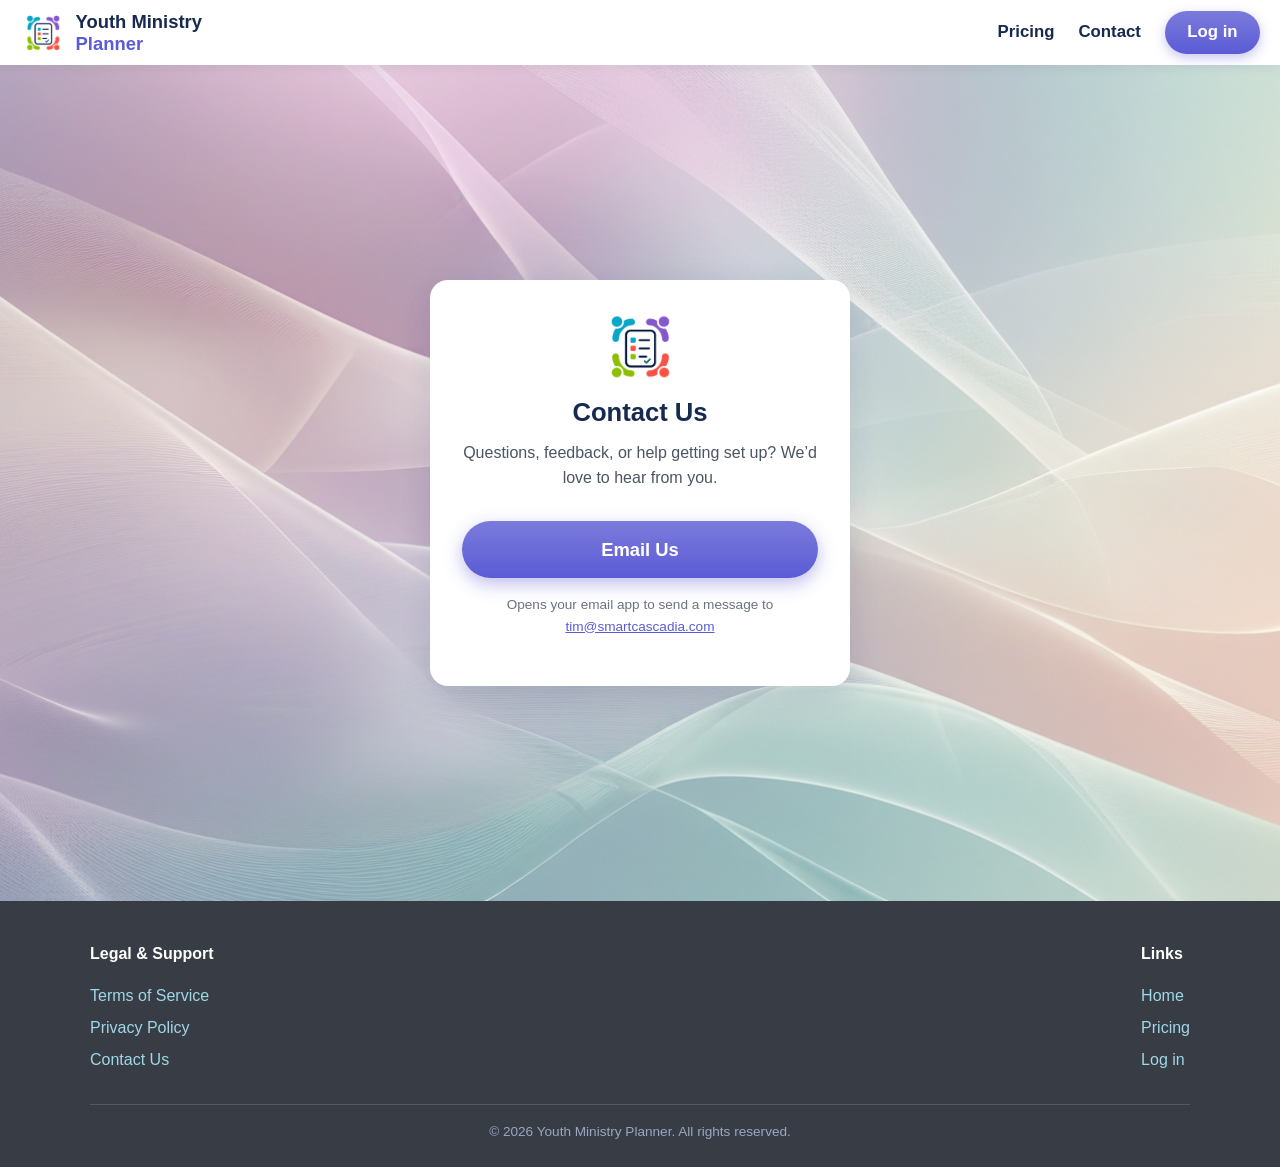
<file: contact.html>
<!DOCTYPE html>
<html lang="en">
<head>
<meta charset="UTF-8">
<meta name="viewport" content="width=device-width, initial-scale=1.0">
<link rel="icon" href="Images/logos/logo-icon.png">
<link rel="stylesheet" href="styles.css">
<title>Contact &mdash; Youth Ministry Planner</title>
</head>
<body>
<nav class="navbar">
  <a class="nav-brand" href="index.html">
    <img src="Images/logos/logo-icon.png" alt="Youth Ministry Planner logo">
    <div class="brand-text">Youth Ministry<br><span>Planner</span></div>
  </a>
  <button class="nav-toggle" aria-label="Open menu">&#9776;</button>
  <div class="nav-links">
    <a href="index.html#pricing">Pricing</a>
    <a href="contact.html">Contact</a>
    <a class="btn-login" href="https://www.youthministryplanner.com">Log in</a>
  </div>
</nav>
<main class="page-hero">
  <div class="card">
    <img src="Images/logos/logo-icon.png" alt="" style="height:64px;margin:0 auto 0.8rem">
    <h1>Contact Us</h1>
    <p class="sub">Questions, feedback, or help getting set up? We&rsquo;d love to hear from you.</p>
    <a class="btn-primary" href="mailto:tim@smartcascadia.com?subject=Youth%20Ministry%20Planner%20Inquiry">Email Us</a>
    <p class="small">Opens your email app to send a message to<br><a href="mailto:tim@smartcascadia.com">tim@smartcascadia.com</a></p>
  </div>
</main>
<footer class="footer">
  <div class="footer-inner">
    <div class="footer-links">
      <h4>Legal &amp; Support</h4>
      <a href="terms.html">Terms of Service</a>
      <a href="privacy.html">Privacy Policy</a>
      <a href="contact.html">Contact Us</a>
    </div>
    <div class="footer-links">
      <h4>Links</h4>
      <a href="index.html">Home</a>
      <a href="index.html#pricing">Pricing</a>
      <a href="https://www.youthministryplanner.com">Log in</a>
    </div>
  </div>
  <div class="footer-bottom">&copy; 2026 Youth Ministry Planner. All rights reserved.</div>
</footer>
<script src="script.js"></script>
</body>
</html>
</file>
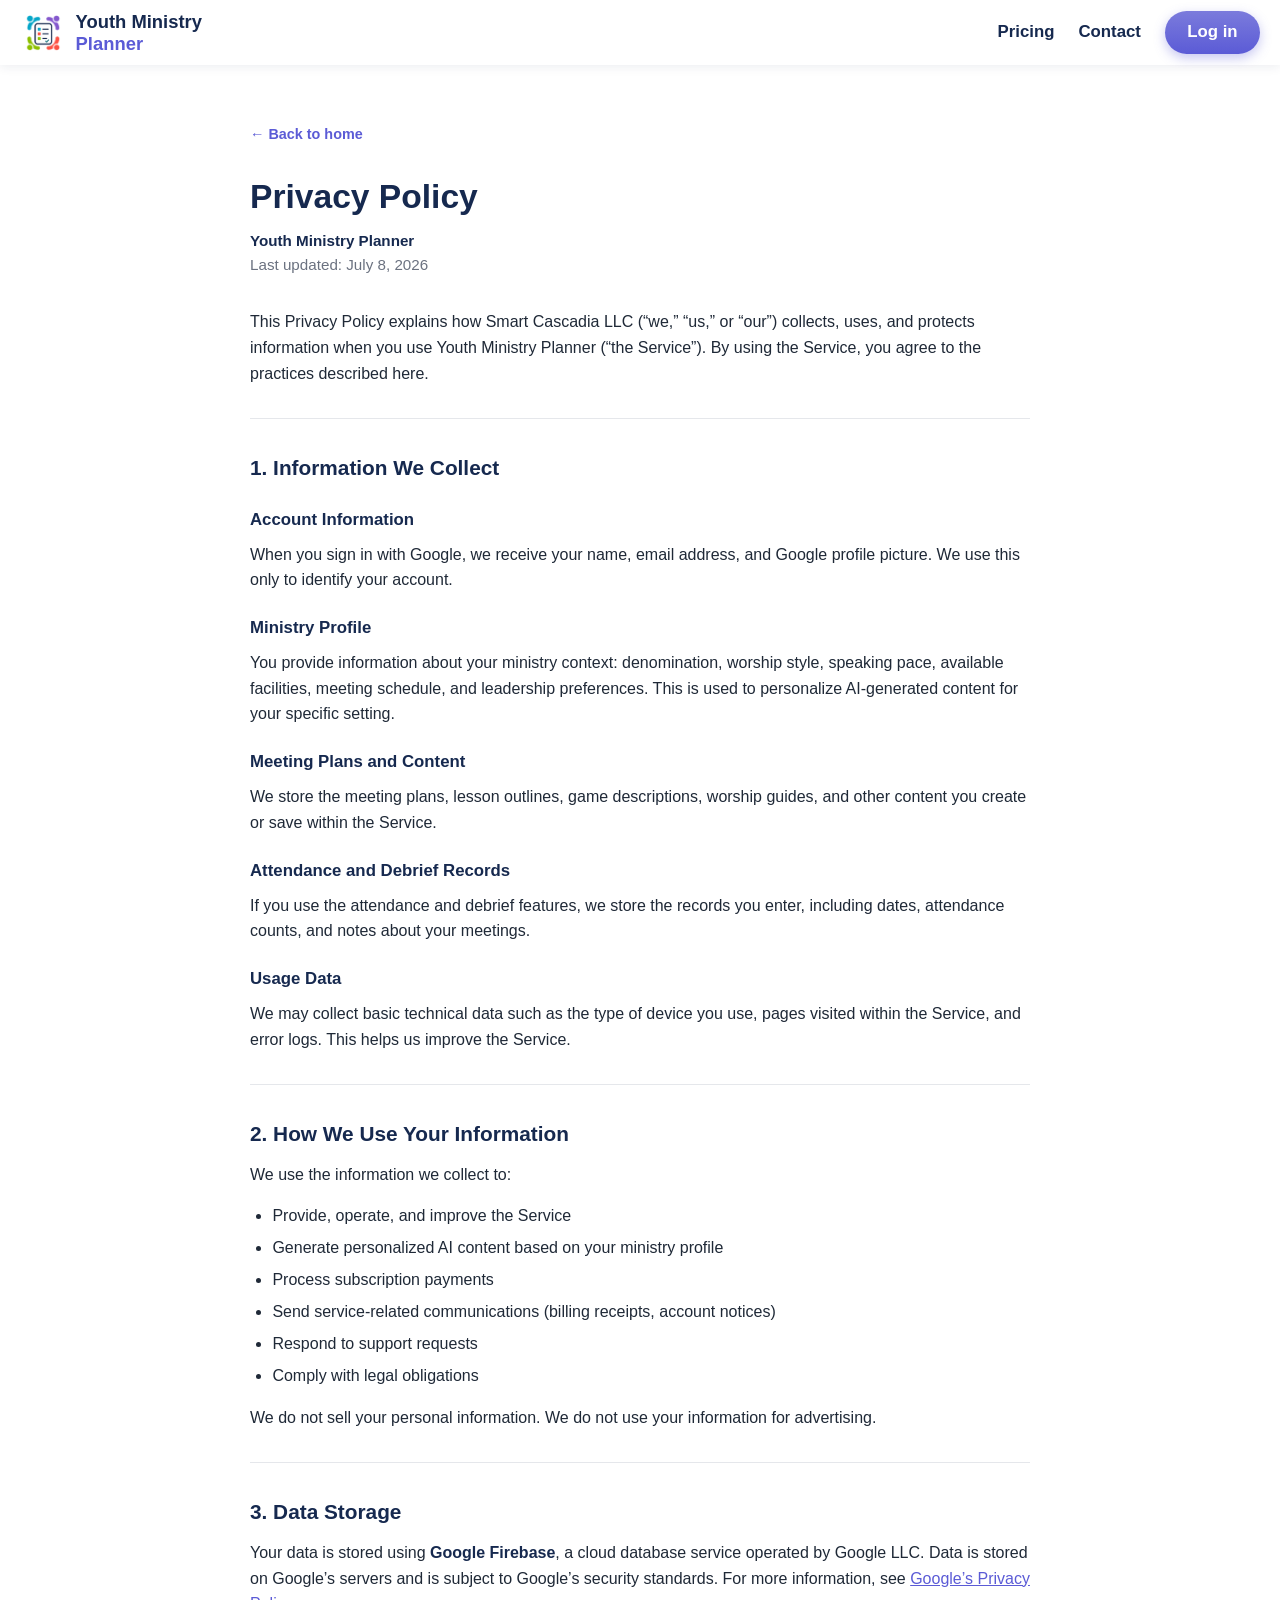
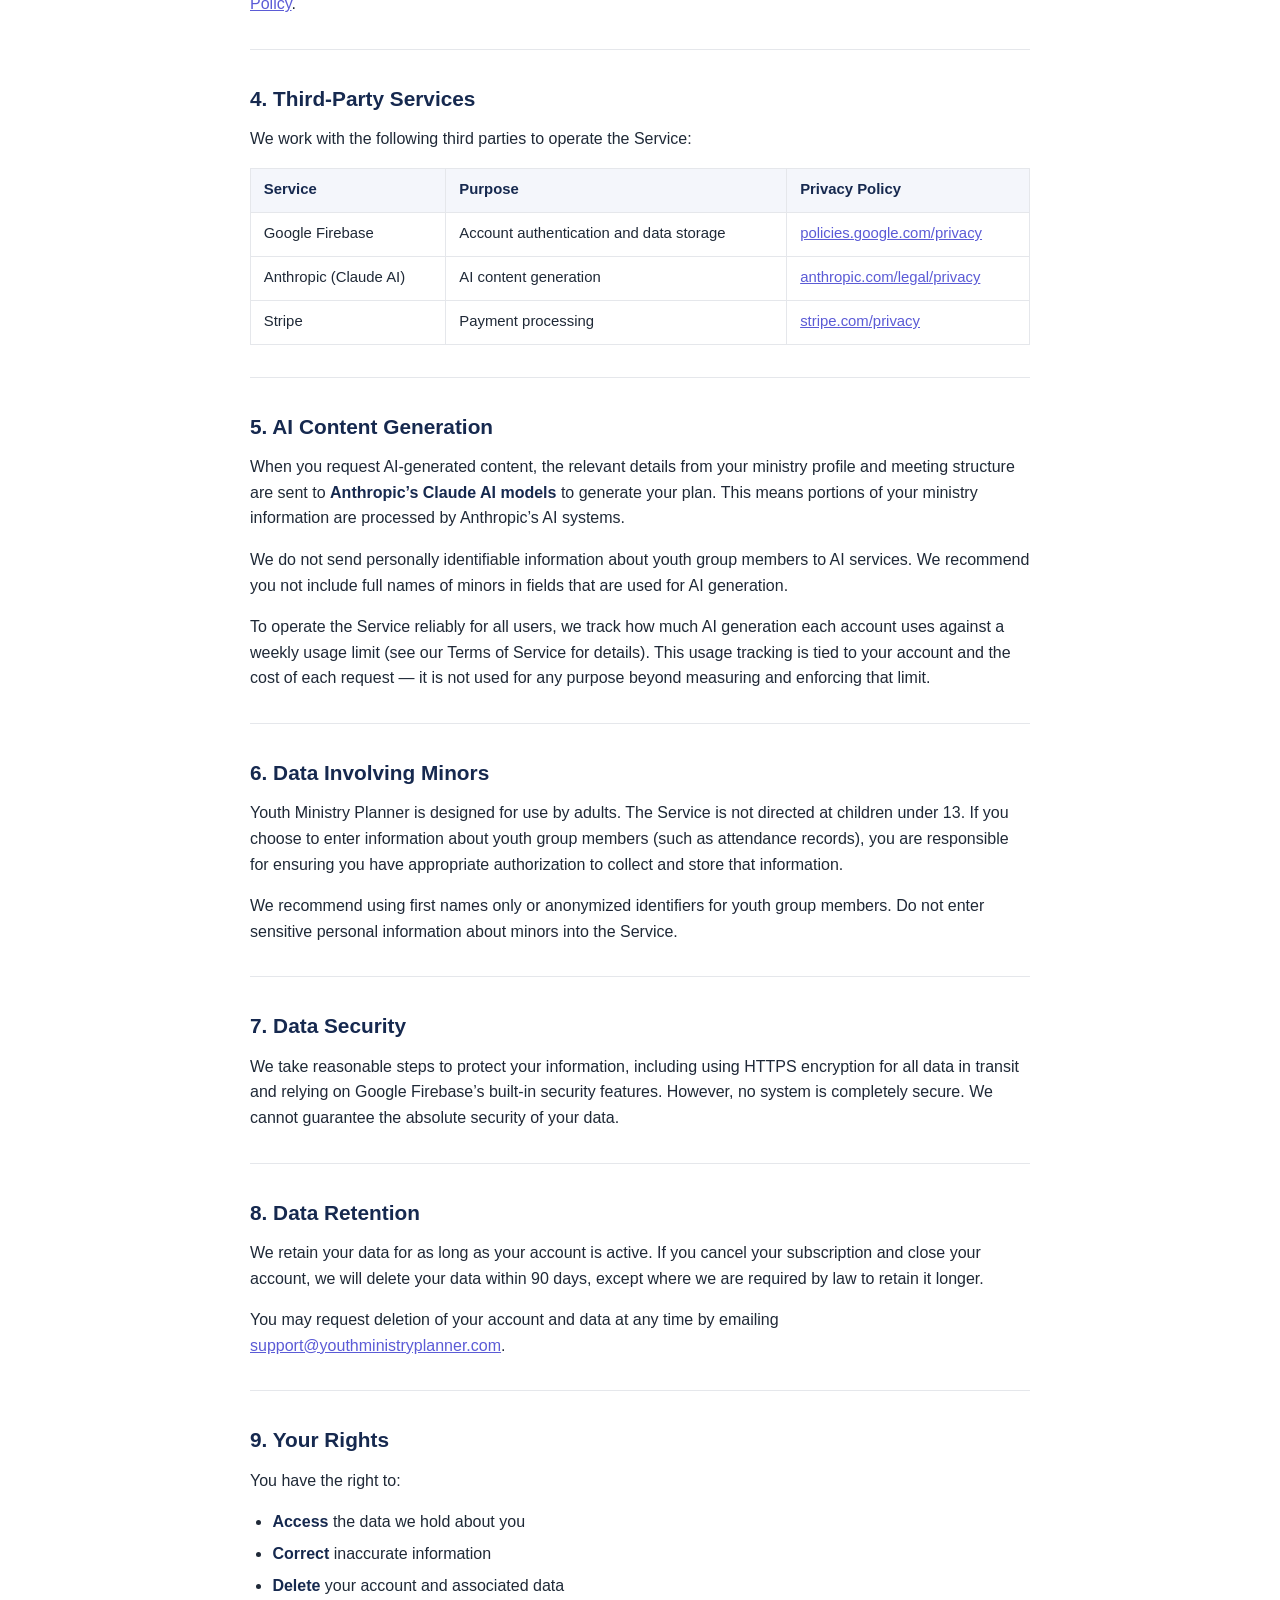
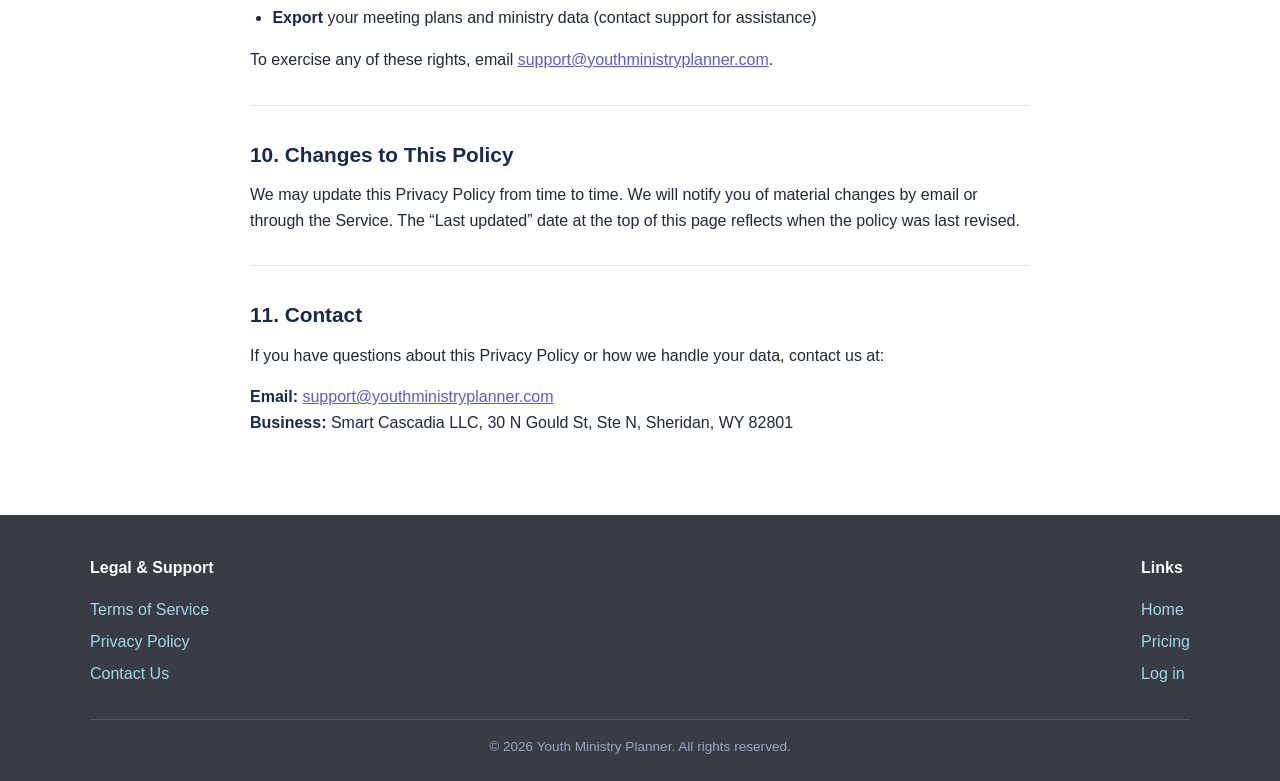
<file: privacy.html>
<!DOCTYPE html>
<html lang="en">
<head>
<meta charset="UTF-8">
<meta name="viewport" content="width=device-width, initial-scale=1.0">
<link rel="icon" href="Images/logos/logo-icon.png">
<link rel="stylesheet" href="styles.css">
<title>Privacy Policy &mdash; Youth Ministry Planner</title>
</head>
<body>
<nav class="navbar">
  <a class="nav-brand" href="index.html">
    <img src="Images/logos/logo-icon.png" alt="Youth Ministry Planner logo">
    <div class="brand-text">Youth Ministry<br><span>Planner</span></div>
  </a>
  <button class="nav-toggle" aria-label="Open menu">&#9776;</button>
  <div class="nav-links">
    <a href="index.html#pricing">Pricing</a>
    <a href="contact.html">Contact</a>
    <a class="btn-login" href="https://app.youthministryplanner.com">Log in</a>
  </div>
</nav>
<main class="legal-page">
  <div class="legal-content">
    <a class="back-link" href="index.html">&larr; Back to home</a>
    <h1>Privacy Policy</h1>
    <p class="legal-meta"><strong>Youth Ministry Planner</strong><br>Last updated: July 8, 2026</p>

    <p>This Privacy Policy explains how Smart Cascadia LLC (&ldquo;we,&rdquo; &ldquo;us,&rdquo; or &ldquo;our&rdquo;) collects, uses, and protects information when you use Youth Ministry Planner (&ldquo;the Service&rdquo;). By using the Service, you agree to the practices described here.</p>
    <hr>

    <h2>1. Information We Collect</h2>
    <h3>Account Information</h3>
    <p>When you sign in with Google, we receive your name, email address, and Google profile picture. We use this only to identify your account.</p>
    <h3>Ministry Profile</h3>
    <p>You provide information about your ministry context: denomination, worship style, speaking pace, available facilities, meeting schedule, and leadership preferences. This is used to personalize AI-generated content for your specific setting.</p>
    <h3>Meeting Plans and Content</h3>
    <p>We store the meeting plans, lesson outlines, game descriptions, worship guides, and other content you create or save within the Service.</p>
    <h3>Attendance and Debrief Records</h3>
    <p>If you use the attendance and debrief features, we store the records you enter, including dates, attendance counts, and notes about your meetings.</p>
    <h3>Usage Data</h3>
    <p>We may collect basic technical data such as the type of device you use, pages visited within the Service, and error logs. This helps us improve the Service.</p>
    <hr>

    <h2>2. How We Use Your Information</h2>
    <p>We use the information we collect to:</p>
    <ul>
      <li>Provide, operate, and improve the Service</li>
      <li>Generate personalized AI content based on your ministry profile</li>
      <li>Process subscription payments</li>
      <li>Send service-related communications (billing receipts, account notices)</li>
      <li>Respond to support requests</li>
      <li>Comply with legal obligations</li>
    </ul>
    <p>We do not sell your personal information. We do not use your information for advertising.</p>
    <hr>

    <h2>3. Data Storage</h2>
    <p>Your data is stored using <strong>Google Firebase</strong>, a cloud database service operated by Google LLC. Data is stored on Google&rsquo;s servers and is subject to Google&rsquo;s security standards. For more information, see <a href="https://policies.google.com/privacy" target="_blank" rel="noopener">Google&rsquo;s Privacy Policy</a>.</p>
    <hr>

    <h2>4. Third-Party Services</h2>
    <p>We work with the following third parties to operate the Service:</p>
    <table>
      <thead>
        <tr><th>Service</th><th>Purpose</th><th>Privacy Policy</th></tr>
      </thead>
      <tbody>
        <tr>
          <td>Google Firebase</td>
          <td>Account authentication and data storage</td>
          <td><a href="https://policies.google.com/privacy" target="_blank" rel="noopener">policies.google.com/privacy</a></td>
        </tr>
        <tr>
          <td>Anthropic (Claude AI)</td>
          <td>AI content generation</td>
          <td><a href="https://www.anthropic.com/legal/privacy" target="_blank" rel="noopener">anthropic.com/legal/privacy</a></td>
        </tr>
        <tr>
          <td>Stripe</td>
          <td>Payment processing</td>
          <td><a href="https://stripe.com/privacy" target="_blank" rel="noopener">stripe.com/privacy</a></td>
        </tr>
      </tbody>
    </table>
    <hr>

    <h2>5. AI Content Generation</h2>
    <p>When you request AI-generated content, the relevant details from your ministry profile and meeting structure are sent to <strong>Anthropic&rsquo;s Claude AI models</strong> to generate your plan. This means portions of your ministry information are processed by Anthropic&rsquo;s AI systems.</p>
    <p>We do not send personally identifiable information about youth group members to AI services. We recommend you not include full names of minors in fields that are used for AI generation.</p>
    <p>To operate the Service reliably for all users, we track how much AI generation each account uses against a weekly usage limit (see our Terms of Service for details). This usage tracking is tied to your account and the cost of each request &mdash; it is not used for any purpose beyond measuring and enforcing that limit.</p>
    <hr>

    <h2>6. Data Involving Minors</h2>
    <p>Youth Ministry Planner is designed for use by adults. The Service is not directed at children under 13. If you choose to enter information about youth group members (such as attendance records), you are responsible for ensuring you have appropriate authorization to collect and store that information.</p>
    <p>We recommend using first names only or anonymized identifiers for youth group members. Do not enter sensitive personal information about minors into the Service.</p>
    <hr>

    <h2>7. Data Security</h2>
    <p>We take reasonable steps to protect your information, including using HTTPS encryption for all data in transit and relying on Google Firebase&rsquo;s built-in security features. However, no system is completely secure. We cannot guarantee the absolute security of your data.</p>
    <hr>

    <h2>8. Data Retention</h2>
    <p>We retain your data for as long as your account is active. If you cancel your subscription and close your account, we will delete your data within 90 days, except where we are required by law to retain it longer.</p>
    <p>You may request deletion of your account and data at any time by emailing <a href="mailto:support@youthministryplanner.com">support@youthministryplanner.com</a>.</p>
    <hr>

    <h2>9. Your Rights</h2>
    <p>You have the right to:</p>
    <ul>
      <li><strong>Access</strong> the data we hold about you</li>
      <li><strong>Correct</strong> inaccurate information</li>
      <li><strong>Delete</strong> your account and associated data</li>
      <li><strong>Export</strong> your meeting plans and ministry data (contact support for assistance)</li>
    </ul>
    <p>To exercise any of these rights, email <a href="mailto:support@youthministryplanner.com">support@youthministryplanner.com</a>.</p>
    <hr>

    <h2>10. Changes to This Policy</h2>
    <p>We may update this Privacy Policy from time to time. We will notify you of material changes by email or through the Service. The &ldquo;Last updated&rdquo; date at the top of this page reflects when the policy was last revised.</p>
    <hr>

    <h2>11. Contact</h2>
    <p>If you have questions about this Privacy Policy or how we handle your data, contact us at:</p>
    <p>
      <strong>Email:</strong> <a href="mailto:support@youthministryplanner.com">support@youthministryplanner.com</a><br>
      <strong>Business:</strong> Smart Cascadia LLC, 30 N Gould St, Ste N, Sheridan, WY 82801
    </p>
  </div>
</main>
<footer class="footer">
  <div class="footer-inner">
    <div class="footer-links">
      <h4>Legal &amp; Support</h4>
      <a href="terms.html">Terms of Service</a>
      <a href="privacy.html">Privacy Policy</a>
      <a href="contact.html">Contact Us</a>
    </div>
    <div class="footer-links">
      <h4>Links</h4>
      <a href="index.html">Home</a>
      <a href="index.html#pricing">Pricing</a>
      <a href="https://app.youthministryplanner.com">Log in</a>
    </div>
  </div>
  <div class="footer-bottom">&copy; 2026 Youth Ministry Planner. All rights reserved.</div>
</footer>
<script src="script.js"></script>
</body>
</html>
</file>
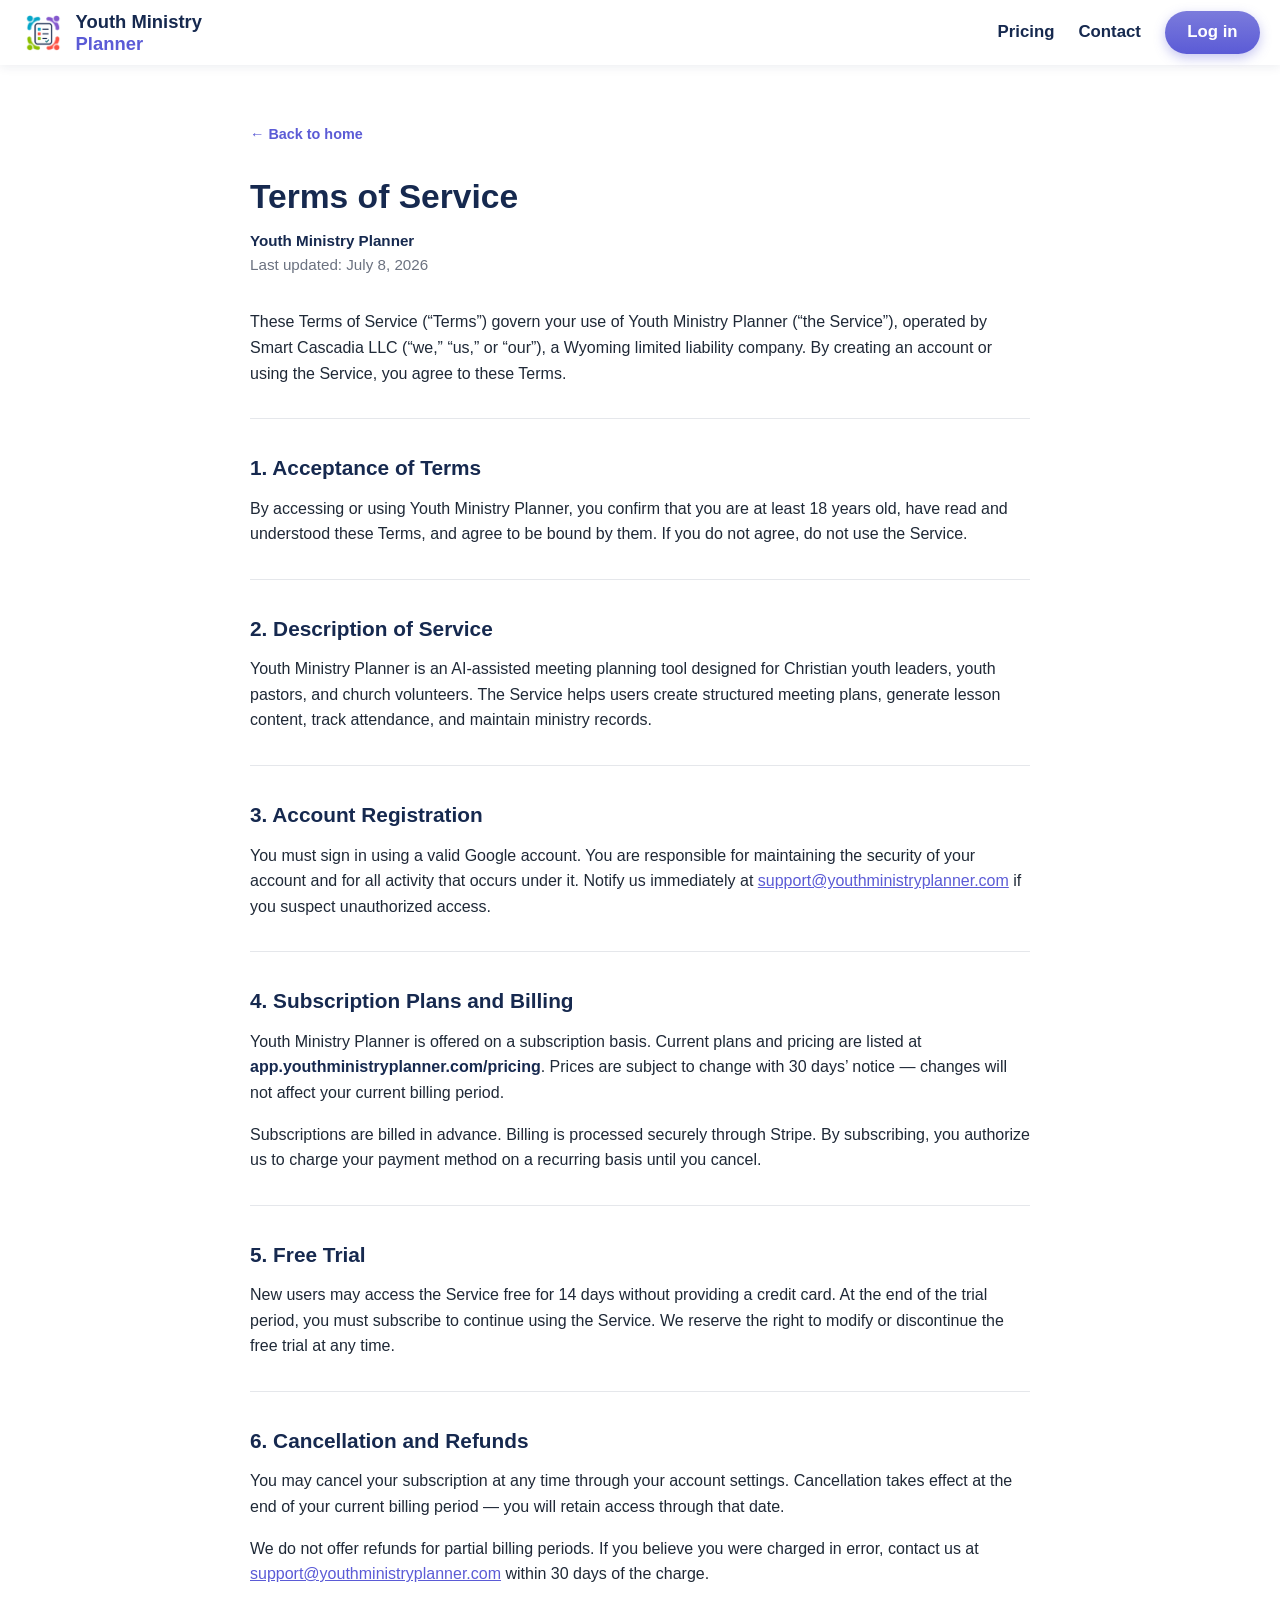
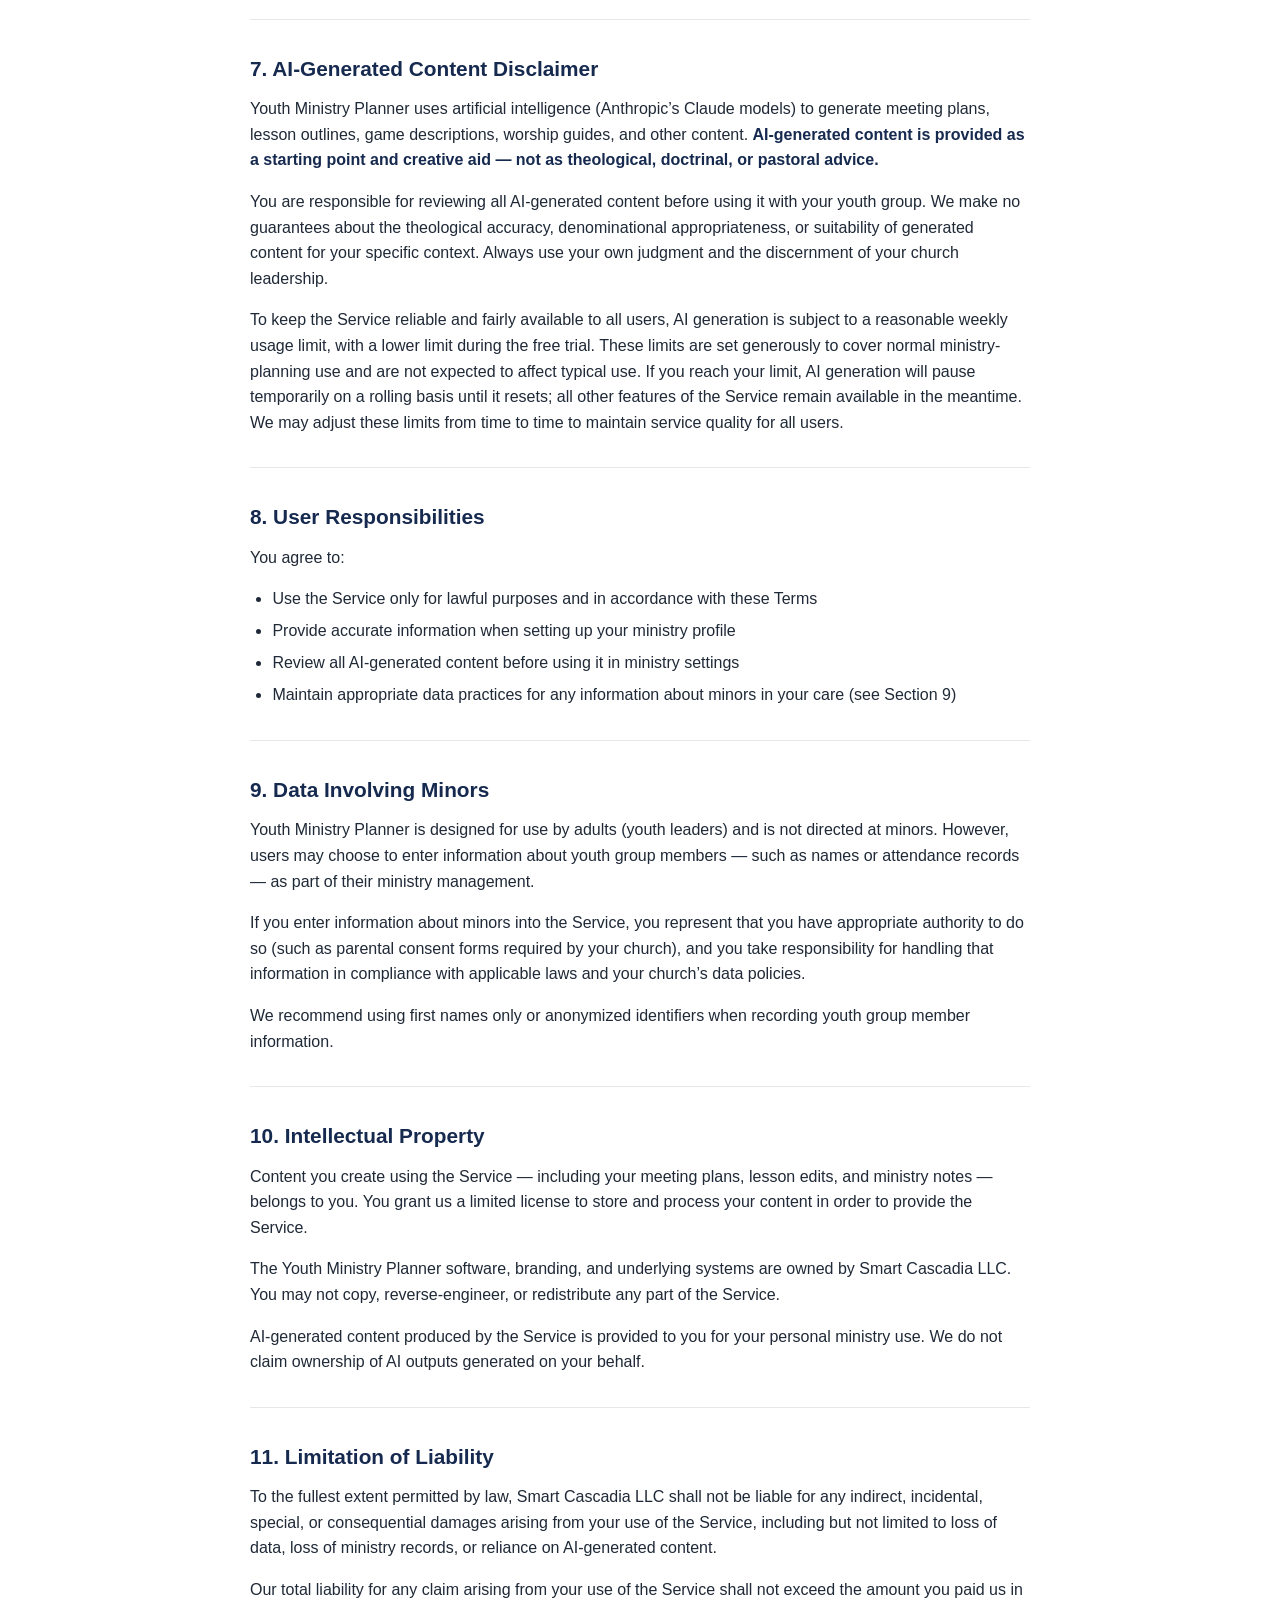
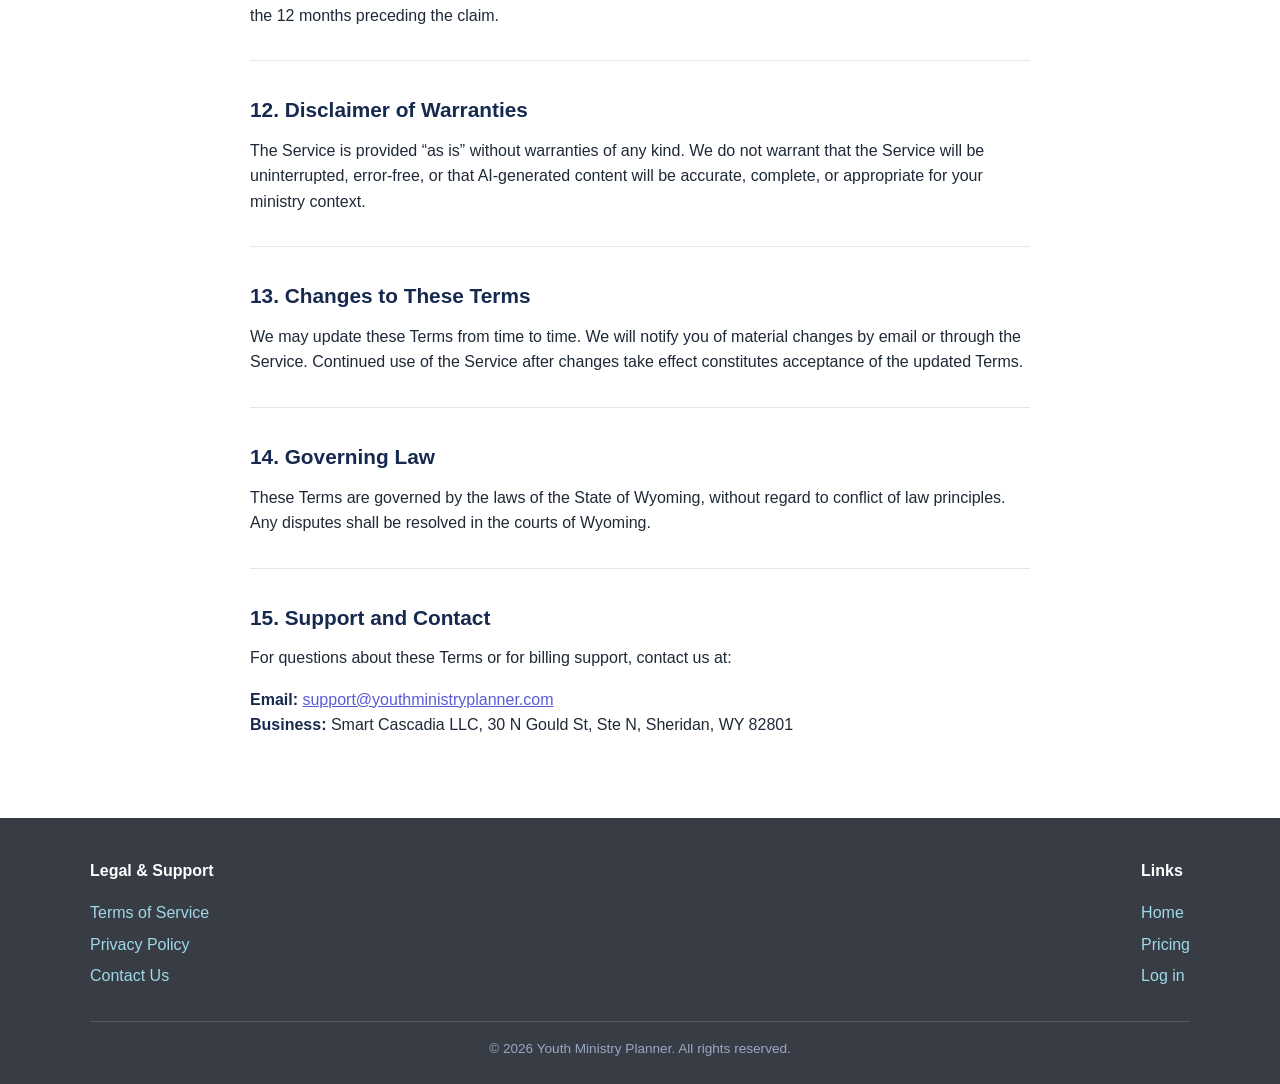
<file: terms.html>
<!DOCTYPE html>
<html lang="en">
<head>
<meta charset="UTF-8">
<meta name="viewport" content="width=device-width, initial-scale=1.0">
<link rel="icon" href="Images/logos/logo-icon.png">
<link rel="stylesheet" href="styles.css">
<title>Terms of Service &mdash; Youth Ministry Planner</title>
</head>
<body>
<nav class="navbar">
  <a class="nav-brand" href="index.html">
    <img src="Images/logos/logo-icon.png" alt="Youth Ministry Planner logo">
    <div class="brand-text">Youth Ministry<br><span>Planner</span></div>
  </a>
  <button class="nav-toggle" aria-label="Open menu">&#9776;</button>
  <div class="nav-links">
    <a href="index.html#pricing">Pricing</a>
    <a href="contact.html">Contact</a>
    <a class="btn-login" href="https://app.youthministryplanner.com">Log in</a>
  </div>
</nav>
<main class="legal-page">
  <div class="legal-content">
    <a class="back-link" href="index.html">&larr; Back to home</a>
    <h1>Terms of Service</h1>
    <p class="legal-meta"><strong>Youth Ministry Planner</strong><br>Last updated: July 8, 2026</p>

    <p>These Terms of Service (&ldquo;Terms&rdquo;) govern your use of Youth Ministry Planner (&ldquo;the Service&rdquo;), operated by Smart Cascadia LLC (&ldquo;we,&rdquo; &ldquo;us,&rdquo; or &ldquo;our&rdquo;), a Wyoming limited liability company. By creating an account or using the Service, you agree to these Terms.</p>
    <hr>

    <h2>1. Acceptance of Terms</h2>
    <p>By accessing or using Youth Ministry Planner, you confirm that you are at least 18 years old, have read and understood these Terms, and agree to be bound by them. If you do not agree, do not use the Service.</p>
    <hr>

    <h2>2. Description of Service</h2>
    <p>Youth Ministry Planner is an AI-assisted meeting planning tool designed for Christian youth leaders, youth pastors, and church volunteers. The Service helps users create structured meeting plans, generate lesson content, track attendance, and maintain ministry records.</p>
    <hr>

    <h2>3. Account Registration</h2>
    <p>You must sign in using a valid Google account. You are responsible for maintaining the security of your account and for all activity that occurs under it. Notify us immediately at <a href="mailto:support@youthministryplanner.com">support@youthministryplanner.com</a> if you suspect unauthorized access.</p>
    <hr>

    <h2>4. Subscription Plans and Billing</h2>
    <p>Youth Ministry Planner is offered on a subscription basis. Current plans and pricing are listed at <strong>app.youthministryplanner.com/pricing</strong>. Prices are subject to change with 30 days&rsquo; notice &mdash; changes will not affect your current billing period.</p>
    <p>Subscriptions are billed in advance. Billing is processed securely through Stripe. By subscribing, you authorize us to charge your payment method on a recurring basis until you cancel.</p>
    <hr>

    <h2>5. Free Trial</h2>
    <p>New users may access the Service free for 14 days without providing a credit card. At the end of the trial period, you must subscribe to continue using the Service. We reserve the right to modify or discontinue the free trial at any time.</p>
    <hr>

    <h2>6. Cancellation and Refunds</h2>
    <p>You may cancel your subscription at any time through your account settings. Cancellation takes effect at the end of your current billing period &mdash; you will retain access through that date.</p>
    <p>We do not offer refunds for partial billing periods. If you believe you were charged in error, contact us at <a href="mailto:support@youthministryplanner.com">support@youthministryplanner.com</a> within 30 days of the charge.</p>
    <hr>

    <h2>7. AI-Generated Content Disclaimer</h2>
    <p>Youth Ministry Planner uses artificial intelligence (Anthropic&rsquo;s Claude models) to generate meeting plans, lesson outlines, game descriptions, worship guides, and other content. <strong>AI-generated content is provided as a starting point and creative aid &mdash; not as theological, doctrinal, or pastoral advice.</strong></p>
    <p>You are responsible for reviewing all AI-generated content before using it with your youth group. We make no guarantees about the theological accuracy, denominational appropriateness, or suitability of generated content for your specific context. Always use your own judgment and the discernment of your church leadership.</p>
    <p>To keep the Service reliable and fairly available to all users, AI generation is subject to a reasonable weekly usage limit, with a lower limit during the free trial. These limits are set generously to cover normal ministry-planning use and are not expected to affect typical use. If you reach your limit, AI generation will pause temporarily on a rolling basis until it resets; all other features of the Service remain available in the meantime. We may adjust these limits from time to time to maintain service quality for all users.</p>
    <hr>

    <h2>8. User Responsibilities</h2>
    <p>You agree to:</p>
    <ul>
      <li>Use the Service only for lawful purposes and in accordance with these Terms</li>
      <li>Provide accurate information when setting up your ministry profile</li>
      <li>Review all AI-generated content before using it in ministry settings</li>
      <li>Maintain appropriate data practices for any information about minors in your care (see Section 9)</li>
    </ul>
    <hr>

    <h2>9. Data Involving Minors</h2>
    <p>Youth Ministry Planner is designed for use by adults (youth leaders) and is not directed at minors. However, users may choose to enter information about youth group members &mdash; such as names or attendance records &mdash; as part of their ministry management.</p>
    <p>If you enter information about minors into the Service, you represent that you have appropriate authority to do so (such as parental consent forms required by your church), and you take responsibility for handling that information in compliance with applicable laws and your church&rsquo;s data policies.</p>
    <p>We recommend using first names only or anonymized identifiers when recording youth group member information.</p>
    <hr>

    <h2>10. Intellectual Property</h2>
    <p>Content you create using the Service &mdash; including your meeting plans, lesson edits, and ministry notes &mdash; belongs to you. You grant us a limited license to store and process your content in order to provide the Service.</p>
    <p>The Youth Ministry Planner software, branding, and underlying systems are owned by Smart Cascadia LLC. You may not copy, reverse-engineer, or redistribute any part of the Service.</p>
    <p>AI-generated content produced by the Service is provided to you for your personal ministry use. We do not claim ownership of AI outputs generated on your behalf.</p>
    <hr>

    <h2>11. Limitation of Liability</h2>
    <p>To the fullest extent permitted by law, Smart Cascadia LLC shall not be liable for any indirect, incidental, special, or consequential damages arising from your use of the Service, including but not limited to loss of data, loss of ministry records, or reliance on AI-generated content.</p>
    <p>Our total liability for any claim arising from your use of the Service shall not exceed the amount you paid us in the 12 months preceding the claim.</p>
    <hr>

    <h2>12. Disclaimer of Warranties</h2>
    <p>The Service is provided &ldquo;as is&rdquo; without warranties of any kind. We do not warrant that the Service will be uninterrupted, error-free, or that AI-generated content will be accurate, complete, or appropriate for your ministry context.</p>
    <hr>

    <h2>13. Changes to These Terms</h2>
    <p>We may update these Terms from time to time. We will notify you of material changes by email or through the Service. Continued use of the Service after changes take effect constitutes acceptance of the updated Terms.</p>
    <hr>

    <h2>14. Governing Law</h2>
    <p>These Terms are governed by the laws of the State of Wyoming, without regard to conflict of law principles. Any disputes shall be resolved in the courts of Wyoming.</p>
    <hr>

    <h2>15. Support and Contact</h2>
    <p>For questions about these Terms or for billing support, contact us at:</p>
    <p>
      <strong>Email:</strong> <a href="mailto:support@youthministryplanner.com">support@youthministryplanner.com</a><br>
      <strong>Business:</strong> Smart Cascadia LLC, 30 N Gould St, Ste N, Sheridan, WY 82801
    </p>
  </div>
</main>
<footer class="footer">
  <div class="footer-inner">
    <div class="footer-links">
      <h4>Legal &amp; Support</h4>
      <a href="terms.html">Terms of Service</a>
      <a href="privacy.html">Privacy Policy</a>
      <a href="contact.html">Contact Us</a>
    </div>
    <div class="footer-links">
      <h4>Links</h4>
      <a href="index.html">Home</a>
      <a href="index.html#pricing">Pricing</a>
      <a href="https://app.youthministryplanner.com">Log in</a>
    </div>
  </div>
  <div class="footer-bottom">&copy; 2026 Youth Ministry Planner. All rights reserved.</div>
</footer>
<script src="script.js"></script>
</body>
</html>
</file>
<file: styles.css>
/* ============================================================
   Youth Ministry Planner — theme tokens
   These variables mirror theme.csv (group,token,value).
   Edit theme.csv as the reference, then update values here.
   ============================================================ */
:root {
  /* brand */
  --brand-navy: #16294f;
  --brand-blue: #5b5bd6;
  --brand-cyan: #2fb8d6;
  --brand-purple: #8a4fc9;
  --brand-green: #8dc63f;
  --brand-red: #f2594b;
  /* menu */
  --menu-bg: #ffffff;
  --menu-text: #16294f;
  --menu-hover: #5b5bd6;
  --menu-login-bg: #7b7bdc;
  --menu-login-bg2: #5b5bd6;
  --menu-login-text: #ffffff;
  --menu-logo-badge-bg: rgba(255, 255, 255, 0.85);
  --menu-logo-badge-shadow: 0 2px 10px rgba(22, 41, 79, 0.18);
  /* hero */
  --hero-grad-1: #ecdcef;
  --hero-grad-2: #dde6f4;
  --hero-grad-3: #d9efe6;
  --hero-grad-4: #f6ecdd;
  --hero-heading: #111827;
  --hero-accent: #5b5bd6;
  /* buttons */
  --btn-primary-bg: #7b7bdc;
  --btn-primary-bg2: #5b5bd6;
  --btn-primary-text: #ffffff;
  --btn-radius: 999px;
  /* carousel */
  --carousel-bg: #f4f6fb;
  --carousel-dot: #c3c9dd;
  --carousel-dot-active: #5b5bd6;
  /* footer */
  --footer-bg: #383c44;
  --footer-text: #dfe5f2;
  --footer-link: #9fd8e8;
  /* page */
  --page-bg: #ffffff;
  --page-text: #1f2937;
  --card-bg: #ffffff;
  --card-shadow: 0 10px 30px rgba(22, 41, 79, 0.12);
  /* showcase (gif cards section) */
  --showcase-grad-1: #111827;
  --showcase-grad-2: #172554;
  --showcase-grad-3: #3730a3;
  --showcase-gradient: linear-gradient(135deg, var(--showcase-grad-1), var(--showcase-grad-2) 58%, var(--showcase-grad-3));
  /* layout */
  --nav-height: 64px; /* real rendered navbar height: 0.6rem padding (19.2px) + 44px logo; matches the literal 64px used in .page-hero's min-height calc below */
  /* pricing */
  --pricing-bg: #172554;
  --price-card-border: #8dc63f;
  --price-heading-accent: #5b5bd6;
  --price-figure-accent: #6b7fcf;
}

* { box-sizing: border-box; }
html { scroll-behavior: smooth; }
body {
  margin: 0;
  font-family: "Segoe UI", -apple-system, BlinkMacSystemFont, Roboto, Arial, sans-serif;
  color: var(--page-text);
  background: var(--page-bg);
  line-height: 1.6;
}
img { max-width: 100%; display: block; }
a { color: var(--brand-blue); }

/* ---------- Menu bar ---------- */
.navbar {
  position: sticky;
  top: 0;
  z-index: 100;
  display: flex;
  align-items: center;
  justify-content: space-between;
  gap: 1rem;
  padding: 0.6rem 1.25rem;
  background: var(--menu-bg);
  box-shadow: 0 2px 10px rgba(22, 41, 79, 0.08);
  transition: background-color 0.3s ease, box-shadow 0.3s ease;
}

/* On the landing page, the navbar floats transparently over the hero
   image until the user scrolls, then fades to solid white. */
body.home .navbar {
  position: fixed;
  top: 0;
  left: 0;
  right: 0;
  width: 100%;
  background: transparent;
  box-shadow: none;
}
body.home .navbar.scrolled {
  background: var(--menu-bg);
  box-shadow: 0 2px 10px rgba(22, 41, 79, 0.08);
}
body.home .navbar .nav-links a,
body.home .navbar .brand-text,
body.home .navbar .nav-toggle { text-shadow: 0 1px 3px rgba(255, 255, 255, 0.6); }
body.home .navbar.scrolled .nav-links a,
body.home .navbar.scrolled .brand-text,
body.home .navbar.scrolled .nav-toggle { text-shadow: none; }
.nav-brand {
  display: flex;
  align-items: center;
  gap: 0.6rem;
  text-decoration: none;
}
.nav-brand img {
  height: 46px;
  width: 46px;
  padding: 5px;
  background: var(--menu-logo-badge-bg);
  border-radius: 10px;
  transition: box-shadow 0.3s ease;
}
/* The badge only needs its shadow to lift it off the photo/gradient hero
   behind the floating, transparent navbar. Once the navbar goes solid white
   (scrolled, or on any non-home page), the badge is white-on-white, so the
   shadow is dropped to avoid an orphaned shadow with no visible box. */
body.home .navbar:not(.scrolled) .nav-brand img {
  box-shadow: var(--menu-logo-badge-shadow);
}
.nav-brand .brand-text {
  font-weight: 800;
  font-size: 1.15rem;
  line-height: 1.15;
  color: var(--menu-text);
}
.nav-brand .brand-text span { color: var(--brand-blue); }
.nav-links {
  display: flex;
  align-items: center;
  gap: 1.5rem;
}
.nav-links a {
  text-decoration: none;
  color: var(--menu-text);
  font-weight: 700;
  font-size: 1.05rem;
}
.nav-links a:hover { color: var(--menu-hover); }
.nav-links a.btn-login {
  background: linear-gradient(180deg, var(--menu-login-bg), var(--menu-login-bg2));
  color: var(--menu-login-text);
  padding: 0.5rem 1.4rem;
  border-radius: var(--btn-radius);
  box-shadow: 0 4px 12px rgba(91, 91, 214, 0.35);
}
.nav-links a.btn-login:hover { filter: brightness(1.08); color: var(--menu-login-text); }
.nav-toggle {
  display: none;
  background: none;
  border: none;
  font-size: 1.7rem;
  color: var(--menu-text);
  cursor: pointer;
  padding: 0.2rem 0.5rem;
}

/* ---------- Hero ---------- */
.hero {
  position: relative;
  min-height: 100vh;
  display: flex;
  flex-direction: column;
  align-items: center;
  justify-content: center;
  overflow: hidden;
  background:
    url("Images/photos/Backgrounds/Hero%20Background.jpg") center / cover no-repeat,
    linear-gradient(115deg, var(--hero-grad-1), var(--hero-grad-2) 35%, var(--hero-grad-3) 70%, var(--hero-grad-4));
  background-attachment: fixed, fixed;
}
.hero-inner {
  display: flex;
  align-items: center;
  justify-content: space-between;
  gap: 2rem;
  width: 100%;
  max-width: 1100px;
  margin: 0 auto;
  padding: 5rem 1.5rem 3rem;
}
.hero-copy { max-width: 480px; }
.hero-copy h1 {
  font-size: clamp(2.4rem, 6vw, 3.6rem);
  line-height: 1.1;
  margin: 0 0 1rem;
  color: var(--hero-heading);
  font-weight: 800;
}
.hero-copy h1 span { color: var(--hero-accent); }
.hero-copy p {
  font-size: 1.25rem;
  font-weight: 700;
  color: var(--hero-heading);
  margin: 0 0 1.8rem;
}
.btn-primary {
  display: inline-block;
  background: linear-gradient(180deg, var(--btn-primary-bg), var(--btn-primary-bg2));
  color: var(--btn-primary-text);
  text-decoration: none;
  font-weight: 700;
  font-size: 1.15rem;
  padding: 0.85rem 3.2rem;
  border: none;
  border-radius: var(--btn-radius);
  box-shadow: 0 6px 18px rgba(91, 91, 214, 0.4);
  cursor: pointer;
}
.btn-primary:hover { filter: brightness(1.08); }
.hero-art { flex: 1; display: flex; justify-content: center; }
.hero-art img { max-height: 480px; width: auto; }

/* ---------- Sections ---------- */
.section { padding: 4rem 1.5rem; }
.section-inner { max-width: 1100px; margin: 0 auto; }
.section h2 {
  text-align: center;
  font-size: 2rem;
  color: var(--brand-navy);
  margin: 0 0 0.5rem;
}
.section .section-sub {
  text-align: center;
  margin: 0 auto 2.5rem;
  max-width: 600px;
  color: #4b5563;
}

/* ---------- Showcase (animated GIF cards) ---------- */
.showcase-section {
  background: var(--showcase-gradient);
  color: #fff;
  padding-top: 5rem;
  padding-bottom: 5rem;
}
.showcase-section h2 { color: #fff; }
.showcase-section .section-sub { color: rgba(255, 255, 255, 0.75); }
.showcase-cards {
  display: flex;
  flex-direction: column;
  gap: 2rem;
}
.showcase-card {
  display: flex;
  align-items: center;
  gap: 2.5rem;
  background: rgba(255, 255, 255, 0.06);
  border: 1px solid rgba(255, 255, 255, 0.1);
  border-radius: 20px;
  padding: 2rem;
}
.showcase-card.reverse { flex-direction: row-reverse; }
.showcase-card .showcase-copy,
.showcase-card .showcase-media { flex: 1 1 50%; min-width: 0; }
.showcase-card h3 { margin: 0 0 0.6rem; font-size: 1.5rem; }
.showcase-card p { margin: 0; color: rgba(255, 255, 255, 0.8); }
.showcase-media {
  background: rgba(255, 255, 255, 0.07);
  border-radius: 16px;
  min-height: 220px;
  display: flex;
  align-items: center;
  justify-content: center;
  overflow: hidden;
  text-align: center;
}
.showcase-media img {
  width: 100%;
  height: 100%;
  object-fit: cover;
  display: block;
  cursor: zoom-in;
  transition: transform 0.2s ease;
}
.showcase-media img:hover { transform: scale(1.03); }
.showcase-media.missing { padding: 1.5rem; }
.showcase-media.missing span { color: rgba(255, 255, 255, 0.6); font-size: 0.9rem; line-height: 1.5; }
.showcase-media.missing code {
  background: rgba(255, 255, 255, 0.15);
  padding: 0.15rem 0.4rem;
  border-radius: 6px;
  font-size: 0.85rem;
}

/* ---------- Carousel ---------- */
.carousel-section { background: var(--carousel-bg); }
.carousel {
  position: relative;
  max-width: 1100px;
  margin: 0 auto;
  overflow: hidden;
  border-radius: 18px;
  box-shadow: var(--card-shadow);
  background: var(--card-bg);
}
.carousel-track {
  display: flex;
  transition: transform 0.45s ease;
}
.carousel-slide {
  min-width: 100%;
  padding: 1.2rem 1.5rem;
  text-align: center;
}
.carousel-slide img {
  margin: 0 auto 1rem;
  max-height: 260px;
  width: auto;
  cursor: zoom-in;
  transition: transform 0.2s ease;
}
.carousel-slide img:hover { transform: scale(1.03); }
.carousel-slide h3 { margin: 0 0 0.3rem; color: var(--brand-navy); }
.carousel-slide p { margin: 0; color: #4b5563; }
.carousel-btn {
  position: absolute;
  top: 50%;
  transform: translateY(-50%);
  background: rgba(255, 255, 255, 0.9);
  border: none;
  width: 42px;
  height: 42px;
  border-radius: 50%;
  font-size: 1.3rem;
  color: var(--brand-navy);
  cursor: pointer;
  box-shadow: 0 3px 10px rgba(22, 41, 79, 0.2);
}
.carousel-btn:hover { background: #fff; }
.carousel-btn.prev { left: 12px; }
.carousel-btn.next { right: 12px; }
.carousel-dots {
  display: flex;
  justify-content: center;
  gap: 0.5rem;
  margin-top: 1.2rem;
}
.carousel-dots button {
  width: 12px;
  height: 12px;
  border-radius: 50%;
  border: none;
  background: var(--carousel-dot);
  cursor: pointer;
  padding: 0;
}
.carousel-dots button.active { background: var(--carousel-dot-active); }

/* ---------- Lightbox (enlarged carousel image) ---------- */
.lightbox {
  position: fixed;
  inset: 0;
  z-index: 1000;
  display: flex;
  align-items: center;
  justify-content: center;
  padding: 2rem;
  background: rgba(15, 23, 42, 0.85);
  opacity: 0;
  visibility: hidden;
  transition: opacity 0.25s ease;
}
.lightbox.open { opacity: 1; visibility: visible; }
.lightbox-img {
  max-width: min(90vw, 900px);
  max-height: 85vh;
  border-radius: 12px;
  box-shadow: 0 20px 60px rgba(0, 0, 0, 0.5);
}
.lightbox-close {
  position: absolute;
  top: 1.2rem;
  right: 1.5rem;
  width: 42px;
  height: 42px;
  border-radius: 50%;
  border: none;
  background: rgba(255, 255, 255, 0.12);
  color: #fff;
  font-size: 1.6rem;
  line-height: 1;
  cursor: pointer;
}
.lightbox-close:hover { background: rgba(255, 255, 255, 0.22); }

/* ---------- Feature cards ---------- */
/* Trims the section's own vertical padding so the whole destination
   (heading + card grid) fits within one screen without a residual scroll. */
#features { padding-top: 2rem; padding-bottom: 2rem; }
.features {
  display: grid;
  grid-template-columns: repeat(auto-fit, minmax(240px, 1fr));
  gap: 1.5rem;
}
.feature-card {
  background: var(--card-bg);
  border-radius: 16px;
  padding: 1.8rem 1.5rem;
  box-shadow: var(--card-shadow);
  text-align: center;
}
.feature-card .dot {
  width: 46px;
  height: 46px;
  border-radius: 50%;
  margin: 0 auto 1rem;
  display: flex;
  align-items: center;
  justify-content: center;
  font-size: 1.3rem;
  color: #fff;
}
.feature-card h3 { margin: 0 0 0.4rem; color: var(--brand-navy); }
.feature-card p { margin: 0; color: #4b5563; font-size: 0.97rem; }

/* ---------- Footer ---------- */
.footer {
  background: var(--footer-bg);
  color: var(--footer-text);
  padding: 2.5rem 1.5rem 1.5rem;
}
.footer-inner {
  max-width: 1100px;
  margin: 0 auto;
  display: flex;
  flex-wrap: wrap;
  justify-content: space-between;
  gap: 2rem;
}
.footer h4 { margin: 0 0 0.6rem; color: #fff; }
.footer a { color: var(--footer-link); text-decoration: none; }
.footer a:hover { text-decoration: underline; }
.footer-links { display: flex; flex-direction: column; gap: 0.4rem; }
.footer-bottom {
  max-width: 1100px;
  margin: 2rem auto 0;
  padding-top: 1rem;
  border-top: 1px solid rgba(255, 255, 255, 0.15);
  font-size: 0.85rem;
  text-align: center;
  color: #9aa7c4;
}

/* ---------- Auth / simple pages ---------- */
.page-hero {
  background:
    url("Images/photos/Backgrounds/Hero%20Background.jpg") center / cover no-repeat,
    linear-gradient(115deg, var(--hero-grad-1), var(--hero-grad-2) 35%, var(--hero-grad-3) 70%, var(--hero-grad-4));
  padding: 4rem 1.5rem;
  min-height: calc(100vh - 64px);
  display: flex;
  align-items: center;
  justify-content: center;
}
.card {
  background: var(--card-bg);
  border-radius: 18px;
  box-shadow: var(--card-shadow);
  padding: 2.2rem 2rem;
  width: 100%;
  max-width: 420px;
  text-align: center;
}
.card h1 { margin: 0 0 0.4rem; font-size: 1.6rem; color: var(--brand-navy); }
.card p.sub { margin: 0 0 1.5rem; color: #4b5563; }
.card form { display: flex; flex-direction: column; gap: 0.9rem; text-align: left; }
.card label { font-weight: 600; font-size: 0.9rem; color: var(--brand-navy); }
.card input {
  width: 100%;
  padding: 0.7rem 0.9rem;
  border: 1px solid #d1d5db;
  border-radius: 10px;
  font-size: 1rem;
}
.card input:focus { outline: 2px solid var(--brand-blue); border-color: transparent; }
.card .btn-primary { width: 100%; text-align: center; margin-top: 0.4rem; }
.card .small { font-size: 0.85rem; color: #6b7280; margin-top: 1rem; }

/* ---------- Legal / content pages (terms, privacy) ---------- */
.legal-page {
  background: var(--page-bg);
  padding: 3.5rem 1.5rem 4rem;
}
.legal-content { max-width: 780px; margin: 0 auto; }
.legal-content > a.back-link {
  display: inline-block;
  margin-bottom: 1.5rem;
  font-weight: 600;
  font-size: 0.9rem;
  text-decoration: none;
  color: var(--brand-blue);
}
.legal-content h1 {
  margin: 0 0 0.3rem;
  font-size: 2.1rem;
  color: var(--brand-navy);
}
.legal-content .legal-meta {
  margin: 0 0 2rem;
  color: #6b7280;
  font-size: 0.95rem;
}
.legal-content h2 {
  margin: 2rem 0 0.7rem;
  font-size: 1.3rem;
  color: var(--brand-navy);
}
.legal-content h3 {
  margin: 1.4rem 0 0.5rem;
  font-size: 1.05rem;
  color: var(--brand-navy);
}
.legal-content p { margin: 0 0 1rem; }
.legal-content ul,
.legal-content ol { margin: 0 0 1rem; padding-left: 1.4rem; }
.legal-content li { margin-bottom: 0.4rem; }
.legal-content a { color: var(--brand-blue); }
.legal-content strong { color: var(--brand-navy); }
.legal-content hr {
  border: none;
  border-top: 1px solid #e5e7eb;
  margin: 2rem 0;
}
.legal-content table {
  width: 100%;
  border-collapse: collapse;
  margin: 0 0 1.5rem;
  font-size: 0.93rem;
}
.legal-content th,
.legal-content td {
  text-align: left;
  padding: 0.6rem 0.8rem;
  border: 1px solid #e5e7eb;
}
.legal-content th {
  background: #f4f6fb;
  color: var(--brand-navy);
}

/* ---------- Pricing ---------- */
#pricing {
  padding-top: 2rem;
  background: var(--pricing-bg);
}
#pricing h2 { color: #fff; }
#pricing h2 .accent { color: var(--price-heading-accent); }
#pricing .section-sub { color: rgba(255, 255, 255, 0.75); }
#pricing .section-sub a { color: var(--footer-link); }
.pricing-grid {
  display: grid;
  grid-template-columns: repeat(auto-fit, minmax(250px, 1fr));
  gap: 1.5rem;
  max-width: 960px;
  margin: 0 auto;
}
/* Frosted-glass cards (same visual language as the app's own dashboard
   tiles) but noticeably more opaque/solid than a typical glass effect so
   they still stand out clearly against the dark section background. Each
   tier gets a progressively lighter/more solid grey so Starter, Ministry,
   and Church read as a visual scale, not three identical boxes. */
.price-card {
  position: relative;
  background: rgba(255, 255, 255, 0.10);
  border: 1px solid rgba(255, 255, 255, 0.16);
  backdrop-filter: blur(10px);
  border-radius: 18px;
  box-shadow: var(--card-shadow);
  padding: 2rem 1.6rem;
  text-align: center;
  display: flex;
  flex-direction: column;
  transition: transform 0.25s ease, box-shadow 0.25s ease, background 0.25s ease;
}
.pricing-grid .price-card:nth-child(1) { background: rgba(203, 213, 225, 0.12); }
.pricing-grid .price-card:nth-child(2) { background: rgba(203, 213, 225, 0.20); }
.pricing-grid .price-card:nth-child(3) { background: rgba(123, 132, 179, 0.3); }
.price-card:hover {
  transform: translateY(-6px);
  box-shadow: 0 0 0 1px rgba(91, 91, 214, 0.4), 0 16px 36px rgba(91, 91, 214, 0.35), var(--card-shadow);
}
.price-card.featured {
  border: 2px solid var(--price-card-border);
  box-shadow: 0 0 0 1px var(--price-card-border), 0 16px 36px rgba(141, 198, 63, 0.25), var(--card-shadow);
}
.price-badge {
  position: absolute;
  top: -14px;
  left: 50%;
  transform: translateX(-50%);
  background: var(--price-card-border);
  color: #16294f;
  font-size: 0.72rem;
  font-weight: 800;
  letter-spacing: 0.04em;
  text-transform: uppercase;
  padding: 0.35rem 1rem;
  border-radius: 999px;
  box-shadow: 0 4px 10px rgba(0, 0, 0, 0.25);
  white-space: nowrap;
}
.price-card .plan { font-weight: 800; color: #fff; font-size: 1.2rem; }
.price-card .price { font-size: 2.4rem; font-weight: 800; color: var(--price-figure-accent); margin: 0.5rem 0 0; }
.price-card .per { color: rgba(255, 255, 255, 0.6); font-size: 0.9rem; margin-bottom: 1.2rem; }
.price-card ul {
  list-style: none;
  padding: 0;
  margin: 0 0 1.5rem;
  text-align: left;
  color: rgba(255, 255, 255, 0.85);
  flex: 1;
}
.price-card ul li { padding: 0.35rem 0 0.35rem 1.5rem; position: relative; }
.price-card ul li::before {
  content: "\2713";
  position: absolute;
  left: 0;
  color: var(--brand-green);
  font-weight: 800;
}

/* ---------- Tablet & Mobile: collapsed nav ---------- */
/* Wider than the mobile breakpoint below on purpose — at in-between widths
   (large phones landscape, portrait tablets) the full "Pricing / Contact /
   Log in" row plus the logo no longer fit and was clipping off-screen. */
@media (max-width: 900px) {
  .nav-toggle { display: block; }
  .nav-links {
    display: none;
    position: absolute;
    top: 100%;
    left: 0;
    right: 0;
    flex-direction: column;
    background: var(--menu-bg);
    padding: 1rem 1.5rem 1.4rem;
    box-shadow: 0 10px 20px rgba(22, 41, 79, 0.12);
    align-items: flex-start;
  }
  .nav-links.open { display: flex; }
  /* Pricing cards stack instead of squeezing into narrow columns. */
  .pricing-grid { grid-template-columns: 1fr; max-width: 440px; }
  .price-badge { font-size: 0.68rem; padding: 0.3rem 0.85rem; }
}

/* ---------- Mobile only ---------- */
@media (max-width: 760px) {
  .hero-inner { flex-direction: column; text-align: center; }
  .hero-copy { max-width: 100%; }
  .hero-art img { max-height: 320px; }
  .carousel-btn { width: 36px; height: 36px; }
  .showcase-card,
  .showcase-card.reverse { flex-direction: column; text-align: center; }
}

/* Fixed backgrounds are unreliable on mobile browsers (esp. iOS Safari) */
@media (max-width: 900px), (hover: none) and (pointer: coarse) {
  .hero { background-attachment: scroll, scroll; }
}
</file>
